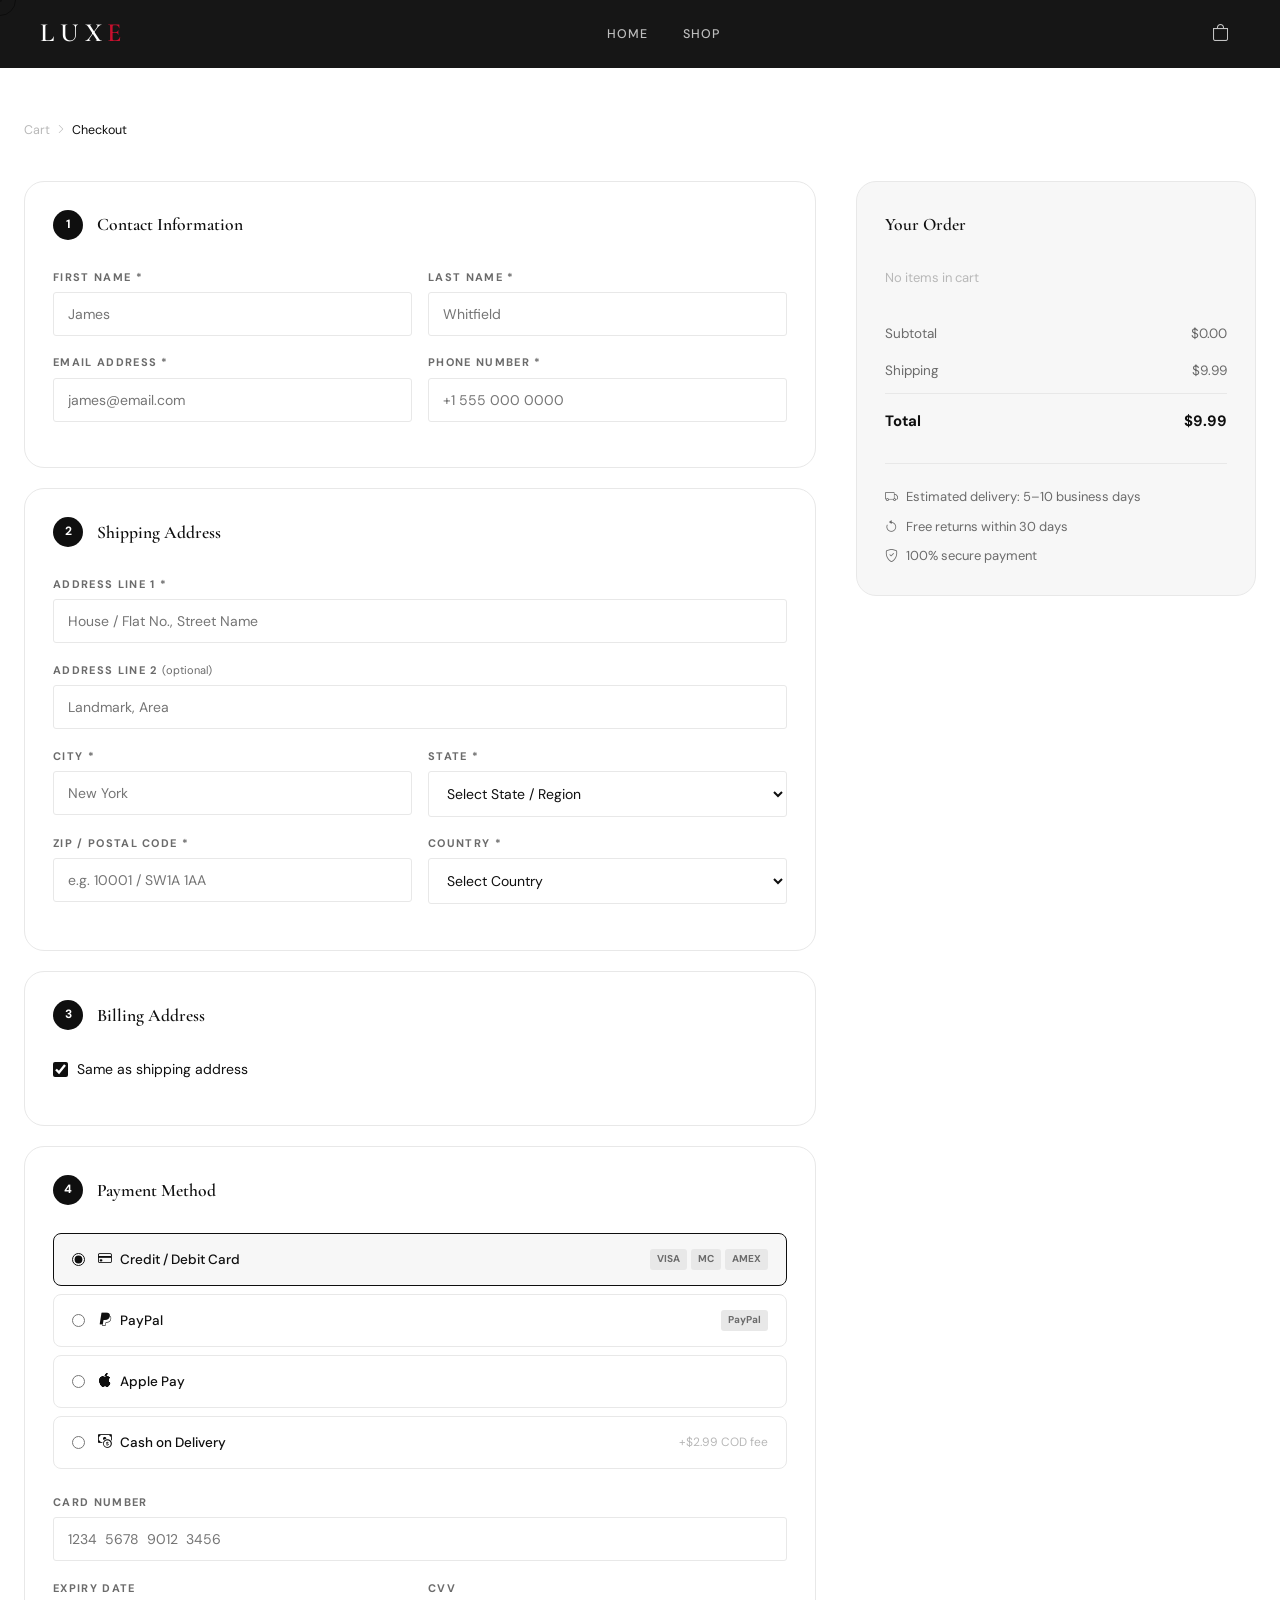
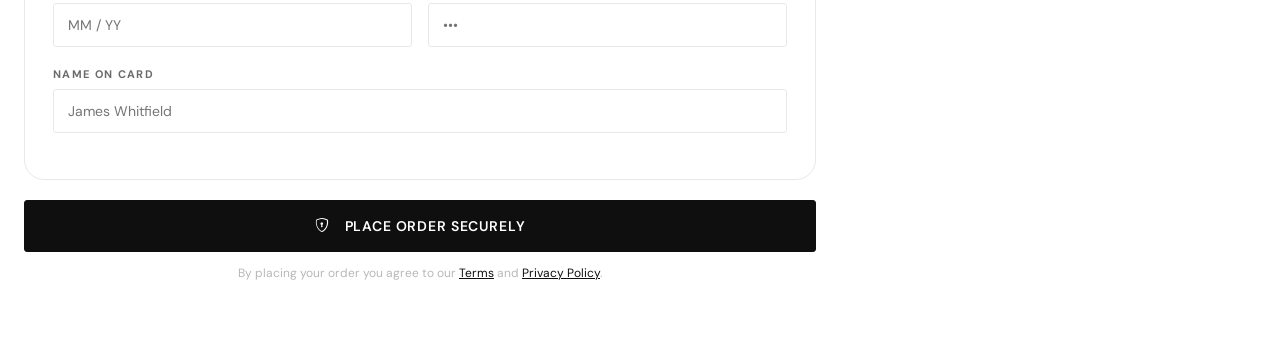
<file: E-Com Task/luxe-fashion/checkout.html>
﻿<!DOCTYPE html>
<html lang="en">
<head>
  <meta charset="UTF-8" />
  <meta name="viewport" content="width=device-width, initial-scale=1.0" />
  <title>Checkout — LUXE Fashion</title>
  <link rel="preconnect" href="https://fonts.googleapis.com" />
  <link rel="preconnect" href="https://fonts.gstatic.com" crossorigin />
  <link href="https://fonts.googleapis.com/css2?family=Cormorant+Garamond:ital,wght@0,400;0,500;0,600;0,700;1,400;1,500;1,600&family=DM+Sans:wght@300;400;500;600;700&display=swap" rel="stylesheet" />
  <link rel="stylesheet" href="https://cdn.jsdelivr.net/npm/bootstrap-icons@1.11.3/font/bootstrap-icons.min.css" />  <link rel="stylesheet" href="css/style.css" />
  <link rel="stylesheet" href="css/pages.css" />
</head>
<body>

<div id="page-loader"><div class="loader-logo">LUXE</div><div class="loader-bar"></div></div>

<nav id="luxe-navbar">
  <div class="nav-inner">
    <a href="index.html" class="nav-logo">LUX<span>E</span></a>
    <ul class="nav-links">
      <li><a href="index.html">Home</a></li>
      <li><a href="shop.html">Shop</a></li>
    </ul>
    <div class="nav-actions">
      <a href="cart.html" class="nav-icon-btn" aria-label="Cart">
        <i class="bi bi-bag"></i>
        <span class="cart-badge" style="display:none">0</span>
      </a>
    </div>
  </div>
</nav>

<section class="checkout-section">
  <div class="container-xl px-4">
    <nav style="font-size:12.5px;color:var(--mid-gray);margin-bottom:2.5rem;display:flex;align-items:center;gap:6px">
      <a href="cart.html" style="color:var(--mid-gray)">Cart</a>
      <i class="bi bi-chevron-right" style="font-size:10px"></i>
      <span style="color:var(--black)">Checkout</span>
    </nav>

    <div class="checkout-layout">
      <!-- Left: Forms -->
      <div>
        <!-- Contact -->
        <div class="checkout-form-section">
          <div class="checkout-step-header">
            <div class="step-num">1</div>
            <div class="step-title">Contact Information</div>
          </div>
          <div class="form-row">
            <div class="form-group">
              <label class="form-label">First Name *</label>
              <input type="text" class="form-control" id="first-name" placeholder="James" />
              <div class="form-error" id="err-first-name">Please enter your first name</div>
            </div>
            <div class="form-group">
              <label class="form-label">Last Name *</label>
              <input type="text" class="form-control" id="last-name" placeholder="Whitfield" />
              <div class="form-error" id="err-last-name">Please enter your last name</div>
            </div>
          </div>
          <div class="form-row">
            <div class="form-group">
              <label class="form-label">Email Address *</label>
              <input type="email" class="form-control" id="email" placeholder="james@email.com" />
              <div class="form-error" id="err-email">Please enter a valid email</div>
            </div>
            <div class="form-group">
              <label class="form-label">Phone Number *</label>
              <input type="tel" class="form-control" id="phone" placeholder="+1 555 000 0000" />
              <div class="form-error" id="err-phone">Please enter your phone number</div>
            </div>
          </div>
        </div>

        <!-- Shipping -->
        <div class="checkout-form-section">
          <div class="checkout-step-header">
            <div class="step-num">2</div>
            <div class="step-title">Shipping Address</div>
          </div>
          <div class="form-group">
            <label class="form-label">Address Line 1 *</label>
            <input type="text" class="form-control" id="address1" placeholder="House / Flat No., Street Name" />
            <div class="form-error" id="err-address1">Please enter your address</div>
          </div>
          <div class="form-group">
            <label class="form-label">Address Line 2 <span style="font-weight:400;text-transform:none;letter-spacing:0">(optional)</span></label>
            <input type="text" class="form-control" id="address2" placeholder="Landmark, Area" />
          </div>
          <div class="form-row">
            <div class="form-group">
              <label class="form-label">City *</label>
              <input type="text" class="form-control" id="city" placeholder="New York" />
              <div class="form-error" id="err-city">Please enter your city</div>
            </div>
            <div class="form-group">
              <label class="form-label">State *</label>
              <select class="form-control" id="state">
                <option value="">Select State / Region</option>
                <option>California</option>
                <option>New York</option>
                <option>Texas</option>
                <option>Florida</option>
                <option>London</option>
                <option>Manchester</option>
                <option>Dubai</option>
                <option>Abu Dhabi</option>
                <option>Toronto</option>
                <option>Sydney</option>
                <option>Other</option>
              </select>
              <div class="form-error" id="err-state">Please select your state</div>
            </div>
          </div>
          <div class="form-row">
            <div class="form-group">
              <label class="form-label">ZIP / Postal Code *</label>
              <input type="text" class="form-control" id="pincode" placeholder="e.g. 10001 / SW1A 1AA" maxlength="10" />
              <div class="form-error" id="err-pincode">Please enter a valid postal code</div>
            </div>
            <div class="form-group">
              <label class="form-label">Country *</label>
              <select class="form-control" id="country">
                <option value="">Select Country</option>
                <option>United States</option>
                <option>United Kingdom</option>
                <option>Canada</option>
                <option>Australia</option>
                <option>UAE</option>
                <option>Germany</option>
                <option>France</option>
                <option>Netherlands</option>
                <option>Sweden</option>
                <option>Pakistan</option>
                <option>Other</option>
              </select>
            </div>
          </div>
        </div>

        <!-- Billing -->
        <div class="checkout-form-section">
          <div class="checkout-step-header">
            <div class="step-num">3</div>
            <div class="step-title">Billing Address</div>
          </div>
          <label class="filter-option" style="margin-bottom:1rem;font-size:14px;color:var(--black)">
            <input type="checkbox" id="same-as-shipping" checked style="accent-color:var(--black)" />
            Same as shipping address
          </label>
          <div id="billing-form" style="display:none">
            <div class="form-group">
              <label class="form-label">Billing Address</label>
              <input type="text" class="form-control" placeholder="Enter billing address" />
            </div>
          </div>
        </div>

        <!-- Payment -->
        <div class="checkout-form-section">
          <div class="checkout-step-header">
            <div class="step-num">4</div>
            <div class="step-title">Payment Method</div>
          </div>
          <div class="payment-options">
            <label class="payment-option selected">
              <input type="radio" name="payment" value="card" checked />
              <span class="payment-option-label"><i class="bi bi-credit-card me-2"></i>Credit / Debit Card</span>
              <div class="payment-option-icons">
                <span class="pay-icon">VISA</span>
                <span class="pay-icon">MC</span>
                <span class="pay-icon">AMEX</span>
              </div>
            </label>
            <label class="payment-option">
              <input type="radio" name="payment" value="paypal" />
              <span class="payment-option-label"><i class="bi bi-paypal me-2"></i>PayPal</span>
              <div class="payment-option-icons"><span class="pay-icon">PayPal</span></div>
            </label>
            <label class="payment-option">
              <input type="radio" name="payment" value="applepay" />
              <span class="payment-option-label"><i class="bi bi-apple me-2"></i>Apple Pay</span>
            </label>
            <label class="payment-option">
              <input type="radio" name="payment" value="cod" />
              <span class="payment-option-label"><i class="bi bi-cash-coin me-2"></i>Cash on Delivery</span>
              <span style="font-size:12px;color:var(--mid-gray);margin-left:auto">+$2.99 COD fee</span>
            </label>
          </div>

          <div id="card-fields" style="margin-top:1.5rem">
            <div class="form-group">
              <label class="form-label">Card Number</label>
              <input type="text" class="form-control" placeholder="1234  5678  9012  3456" maxlength="19" id="card-number" />
            </div>
            <div class="form-row">
              <div class="form-group">
                <label class="form-label">Expiry Date</label>
                <input type="text" class="form-control" placeholder="MM / YY" maxlength="7" />
              </div>
              <div class="form-group">
                <label class="form-label">CVV</label>
                <input type="password" class="form-control" placeholder="•••" maxlength="4" />
              </div>
            </div>
            <div class="form-group">
              <label class="form-label">Name on Card</label>
              <input type="text" class="form-control" placeholder="James Whitfield" />
            </div>
          </div>
        </div>

        <button class="btn btn-dark btn-lg w-100" id="place-order-btn" style="border-radius:var(--r-sm)">
          <i class="bi bi-shield-lock me-2"></i> Place Order Securely
        </button>
        <p style="font-size:12px;color:var(--mid-gray);text-align:center;margin-top:0.75rem">
          By placing your order you agree to our
          <a href="#" style="color:var(--black);text-decoration:underline">Terms</a> and
          <a href="#" style="color:var(--black);text-decoration:underline">Privacy Policy</a>.
        </p>
      </div>

      <!-- Right: Order Summary -->
      <div class="order-summary-box">
        <div class="order-summary-title">Your Order</div>
        <div id="order-items"></div>
        <div style="margin-top:1.25rem">
          <div class="summary-row"><span>Subtotal</span><span id="order-subtotal">₹0</span></div>
          <div class="summary-row"><span>Shipping</span><span id="order-shipping">₹0</span></div>
          <div class="summary-row" id="order-discount-row" style="display:none;color:#5cb85c">
            <span>Discount</span><span id="order-discount">−₹0</span>
          </div>
          <div class="summary-row total"><span>Total</span><span id="order-total">₹0</span></div>
        </div>
        <div style="margin-top:1.4rem;padding-top:1.4rem;border-top:1px solid var(--light-gray)">
          <div style="display:flex;flex-direction:column;gap:8px;font-size:13px;color:var(--warm-gray)">
            <div><i class="bi bi-truck me-2" style="color:var(--gold)"></i>Estimated delivery: 5–10 business days</div>
            <div><i class="bi bi-arrow-counterclockwise me-2" style="color:var(--gold)"></i>Free returns within 30 days</div>
            <div><i class="bi bi-shield-check me-2" style="color:var(--gold)"></i>100% secure payment</div>
          </div>
        </div>
      </div>
    </div>
  </div>
</section>

<!-- Order Success Modal -->
<div id="order-success-modal" style="display:none;position:fixed;inset:0;background:rgba(0,0,0,0.6);z-index:9999;align-items:center;justify-content:center;backdrop-filter:blur(4px)">
  <div style="background:var(--white);border-radius:var(--r-xl);padding:2.75rem 2.5rem;max-width:460px;width:90%;text-align:center;animation:fadeSlideIn 0.45s var(--ease-out)">
    <div style="width:68px;height:68px;background:#f0fdf4;border-radius:50%;display:flex;align-items:center;justify-content:center;margin:0 auto 1.4rem;font-size:1.8rem;color:#16a34a">
      <i class="bi bi-check-lg"></i>
    </div>
    <h2 style="font-family:var(--font-display);font-size:1.75rem;font-weight:600;margin-bottom:0.6rem">Order Placed!</h2>
    <p style="color:var(--warm-gray);font-size:14px;margin-bottom:0.4rem">Thank you for shopping with LUXE.</p>
    <p style="color:var(--warm-gray);font-size:13.5px;margin-bottom:2rem">Your order <strong id="order-id-display" style="color:var(--black)">#LX-00001</strong> is confirmed. You'll receive a confirmation email shortly.</p>
    <div style="display:flex;gap:0.75rem;justify-content:center;flex-wrap:wrap">
      <a href="dashboard.html" class="btn btn-dark">Track Order</a>
      <a href="shop.html" class="btn btn-outline-dark">Continue Shopping</a>
    </div>
  </div>
</div><script src="js/products.js"></script>
<script src="js/cart.js"></script>
<script src="js/main.js"></script>
<script>
function renderOrderSummary() {
  const cart = getCart();
  const coupon = getAppliedCoupon();
  const subtotal = getCartTotal();
  const shipping = subtotal >= 100 ? 0 : 9.99;
  const discountAmt = coupon ? parseFloat((subtotal * coupon.discount / 100).toFixed(2)) : 0;
  const total = parseFloat((subtotal - discountAmt + shipping).toFixed(2));

  document.getElementById('order-items').innerHTML = cart.length
    ? cart.map(item => `
      <div class="order-item">
        <div class="order-item-img">
          <img src="${item.image}" alt="${item.name}" loading="lazy" />
          <span class="order-item-qty-badge">${item.quantity}</span>
        </div>
        <div>
          <div class="order-item-name">${item.name}</div>
          <div class="order-item-size">Size: ${item.size}</div>
        </div>
        <div class="order-item-price">${formatPrice(item.price * item.quantity)}</div>
      </div>`).join('')
    : '<p style="color:var(--mid-gray);font-size:13px;padding:0.5rem 0">No items in cart</p>';

  document.getElementById('order-subtotal').textContent = formatPrice(subtotal);
  document.getElementById('order-shipping').textContent = shipping === 0 ? 'FREE' : formatPrice(shipping);
  document.getElementById('order-total').textContent = formatPrice(total);
  if (coupon) {
    document.getElementById('order-discount-row').style.display = 'flex';
    document.getElementById('order-discount').textContent = '−' + formatPrice(discountAmt);
  }
}
renderOrderSummary();

// Billing toggle
document.getElementById('same-as-shipping').addEventListener('change', function() {
  document.getElementById('billing-form').style.display = this.checked ? 'none' : 'block';
});

// Payment option
document.querySelectorAll('.payment-option').forEach(opt => {
  opt.addEventListener('click', () => {
    document.querySelectorAll('.payment-option').forEach(o => o.classList.remove('selected'));
    opt.classList.add('selected');
    document.getElementById('card-fields').style.display =
      opt.querySelector('input').value === 'card' ? 'block' : 'none';
  });
});

// Card number formatting
document.getElementById('card-number')?.addEventListener('input', function() {
  let v = this.value.replace(/\D/g,'').substring(0,16);
  this.value = v.replace(/(.{4})/g,'$1 ').trim();
});

// Validation
function validateField(id, errId, fn) {
  const el = document.getElementById(id);
  const err = document.getElementById(errId);
  if (!el || !err) return true;
  const ok = fn(el.value);
  el.classList.toggle('error', !ok);
  err.classList.toggle('show', !ok);
  return ok;
}

document.getElementById('place-order-btn').addEventListener('click', () => {
  const valid = [
    validateField('first-name','err-first-name', v => v.trim().length > 0),
    validateField('last-name', 'err-last-name',  v => v.trim().length > 0),
    validateField('email',     'err-email',       v => /^[^\s@]+@[^\s@]+\.[^\s@]+$/.test(v)),
    validateField('phone',     'err-phone',       v => v.trim().length >= 10),
    validateField('address1',  'err-address1',    v => v.trim().length > 0),
    validateField('city',      'err-city',        v => v.trim().length > 0),
    validateField('state',     'err-state',       v => v !== ''),
    validateField('pincode',   'err-pincode',     v => /^\d{6}$/.test(v)),
  ].every(Boolean);

  if (!valid) { showToast('Please fill all required fields', 'error'); return; }

  const orderId = '#LX-' + String(Math.floor(Math.random() * 90000) + 10000);
  document.getElementById('order-id-display').textContent = orderId;
  const modal = document.getElementById('order-success-modal');
  modal.style.display = 'flex';
  clearCart();
  removeCoupon();
});

// Close modal on backdrop click
document.getElementById('order-success-modal').addEventListener('click', function(e) {
  if (e.target === this) this.style.display = 'none';
});
</script>
</body>
</html>
</file>
<file: E-Com Task/luxe-fashion/css/style.css>
﻿/* ============================================================
   LUXE v3 — Global Styles
   Fonts: Cormorant Garamond + DM Sans
   Colors: Black & White + Red accent
   ============================================================ */

:root {
  --black:      #0f0f0f;
  --white:      #ffffff;
  --off-white:  #f7f7f7;
  --warm-gray:  #6b6b6b;
  --mid-gray:   #b8b8b8;
  --light-gray: #e8e8e8;
  --red:        #c8102e;
  --red-hover:  #a50d25;

  --font-display: 'Cormorant Garamond', Georgia, serif;
  --font-body:    'DM Sans', -apple-system, sans-serif;

  --ease:     cubic-bezier(0.25, 0.46, 0.45, 0.94);
  --ease-out: cubic-bezier(0.16, 1, 0.3, 1);
  --t-med:    0.3s var(--ease);
  --t-fast:   0.18s ease;

  --shadow-sm: 0 2px 12px rgba(0,0,0,0.07);
  --shadow-md: 0 6px 28px rgba(0,0,0,0.10);
  --shadow-lg: 0 16px 56px rgba(0,0,0,0.14);
  --shadow-xl: 0 32px 80px rgba(0,0,0,0.18);

  --r-sm:   3px;
  --r-md:   8px;
  --r-lg:   14px;
  --r-xl:   20px;
  --r-full: 999px;
}

/* ── Reset ── */
*, *::before, *::after { box-sizing: border-box; margin: 0; padding: 0; }
html { scroll-behavior: smooth; -webkit-text-size-adjust: 100%; }
body {
  font-family: var(--font-body);
  font-size: 15px;
  background: var(--white);
  color: var(--black);
  line-height: 1.65;
  overflow-x: hidden;
  -webkit-font-smoothing: antialiased;
}
img { max-width: 100%; height: auto; display: block; }
a { text-decoration: none; color: inherit; }
ul { list-style: none; }
button { cursor: pointer; border: none; background: none; font-family: inherit; }
input, select, textarea { font-family: inherit; }
p { margin-bottom: 0; }
h1,h2,h3,h4,h5,h6 { margin-bottom: 0; }

/* ── Typography ── */
h1,h2,h3,h4 { font-family: var(--font-display); font-weight: 600; line-height: 1.12; }

.label {
  display: block;
  font-size: 11px;
  font-weight: 600;
  letter-spacing: 0.18em;
  text-transform: uppercase;
  color: var(--red);
  margin-bottom: 0.35rem;
}

.section-title {
  font-family: var(--font-display);
  font-size: clamp(2rem, 3.8vw, 3.2rem);
  font-weight: 600;
  line-height: 1.1;
  color: var(--black);
}

.section-subtitle {
  font-size: 0.95rem;
  color: var(--warm-gray);
  max-width: 480px;
  margin-top: 0.6rem;
  line-height: 1.7;
}

/* ── Buttons ── */
.btn {
  display: inline-flex;
  align-items: center;
  justify-content: center;
  gap: 0.45rem;
  padding: 0.78rem 1.9rem;
  font-family: var(--font-body);
  font-size: 13px;
  font-weight: 600;
  letter-spacing: 0.06em;
  text-transform: uppercase;
  border-radius: var(--r-sm);
  transition: background var(--t-fast), color var(--t-fast), border-color var(--t-fast), transform var(--t-fast), box-shadow var(--t-fast);
  white-space: nowrap;
  cursor: pointer;
  border: 1.5px solid transparent;
  text-decoration: none;
}
.btn-dark { background: var(--black); color: var(--white); border-color: var(--black); }
.btn-dark:hover { background: #2a2a28; transform: translateY(-1px); box-shadow: 0 6px 20px rgba(0,0,0,0.22); color: var(--white); }
.btn-light { background: var(--white); color: var(--black); border-color: var(--white); }
.btn-light:hover { background: var(--off-white); color: var(--black); }
.btn-outline-white { background: transparent; color: var(--white); border-color: rgba(255,255,255,0.5); }
.btn-outline-white:hover { background: var(--white); color: var(--black); border-color: var(--white); }
.btn-outline-dark { background: transparent; color: var(--black); border-color: var(--black); }
.btn-outline-dark:hover { background: var(--black); color: var(--white); }
.btn-gold, .btn-red-accent { background: var(--red); color: var(--white); border-color: var(--red); }
.btn-gold:hover, .btn-red-accent:hover { background: var(--red-hover); border-color: var(--red-hover); transform: translateY(-1px); color: var(--white); }
.btn-sm { padding: 0.55rem 1.2rem; font-size: 12px; }
.btn-lg { padding: 1rem 2.4rem; font-size: 14px; }

/* ── Page Loader ── */
#page-loader {
  position: fixed; inset: 0;
  background: var(--black);
  z-index: 9999;
  display: flex; align-items: center; justify-content: center;
  flex-direction: column; gap: 2rem;
  transition: opacity 0.55s ease, visibility 0.55s ease;
}
#page-loader.fade-out { opacity: 0; visibility: hidden; }
.loader-logo { font-family: var(--font-display); font-size: 2.2rem; font-weight: 600; color: var(--white); letter-spacing: 0.35em; }
.loader-bar { width: 100px; height: 1px; background: rgba(255,255,255,0.12); position: relative; overflow: hidden; }
.loader-bar::after { content: ''; position: absolute; left: -100%; top: 0; width: 100%; height: 100%; background: var(--red); animation: loaderSlide 1.1s ease infinite; }
@keyframes loaderSlide { 0%{left:-100%} 100%{left:100%} }

/* ── Custom Cursor ── */
.luxe-cursor { width: 32px; height: 32px; border: 1.5px solid rgba(15,15,15,0.5); border-radius: 50%; position: fixed; top: -16px; left: -16px; pointer-events: none; z-index: 9998; transition: width 0.25s, height 0.25s, border-color 0.25s; mix-blend-mode: multiply; }
.luxe-cursor-dot { width: 4px; height: 4px; background: var(--black); border-radius: 50%; position: fixed; top: -2px; left: -2px; pointer-events: none; z-index: 9998; }
.luxe-cursor.hover { width: 52px; height: 52px; border-color: var(--red); background: rgba(200,16,46,0.07); }

/* ── Announcement Bar ── */
.announcement-bar {
  position: relative;
  z-index: 800;
  background: var(--black);
  color: rgba(255,255,255,0.65);
  text-align: center;
  padding: 9px 1rem;
  font-size: 11.5px;
  letter-spacing: 0.12em;
  text-transform: uppercase;
  font-weight: 500;
}
.announcement-bar strong { color: var(--red); font-weight: 600; }

/* ── Navbar ── */
#luxe-navbar {
  position: fixed;
  top: 0;
  left: 0;
  right: 0;
  z-index: 1000;
  background: rgba(15,15,15,0.97);
  backdrop-filter: blur(18px);
  -webkit-backdrop-filter: blur(18px);
  transition: background var(--t-med), box-shadow var(--t-med);
}
#luxe-navbar.scrolled {
  box-shadow: 0 1px 0 rgba(255,255,255,0.06);
}
/* Homepage: transparent navbar over hero */
body.has-hero #luxe-navbar:not(.scrolled) {
  background: transparent;
  backdrop-filter: none;
  -webkit-backdrop-filter: none;
}

/* Pages need top padding to clear fixed navbar (68px) */
body:not(.has-hero) .announcement-bar { margin-top: 68px; }
body.has-hero .announcement-bar { margin-top: 0; }
.nav-inner {
  display: flex; align-items: center; justify-content: space-between;
  padding: 0 2.5rem; height: 68px;
  max-width: 1440px; margin: 0 auto;
}
.nav-logo { font-family: var(--font-display); font-size: 1.65rem; font-weight: 600; color: var(--white); letter-spacing: 0.22em; text-transform: uppercase; flex-shrink: 0; }
.nav-logo span { color: var(--red); }
.nav-links { display: flex; align-items: center; gap: 0; list-style: none; }
.nav-links a { display: block; padding: 0 1.1rem; font-size: 12.5px; font-weight: 500; letter-spacing: 0.08em; text-transform: uppercase; color: rgba(255,255,255,0.72); position: relative; transition: color var(--t-fast); line-height: 68px; }
.nav-links a::after { content: ''; position: absolute; bottom: 0; left: 1.1rem; right: 1.1rem; height: 1.5px; background: var(--red); transform: scaleX(0); transform-origin: left; transition: transform var(--t-med); }
.nav-links a:hover { color: var(--white); }
.nav-links a:hover::after { transform: scaleX(1); }
.nav-links a.active { color: var(--white); }
.nav-links a.active::after { transform: scaleX(1); }
.nav-actions { display: flex; align-items: center; gap: 0.25rem; flex-shrink: 0; }
.nav-icon-btn { position: relative; width: 40px; height: 40px; display: flex; align-items: center; justify-content: center; color: rgba(255,255,255,0.75); font-size: 1.05rem; border-radius: var(--r-md); transition: color var(--t-fast), background var(--t-fast); }
.nav-icon-btn:hover { color: var(--white); background: rgba(255,255,255,0.07); }
.cart-badge, .wishlist-badge { position: absolute; top: 5px; right: 5px; width: 16px; height: 16px; background: var(--red); color: var(--white); font-size: 9px; font-weight: 700; border-radius: 50%; display: flex; align-items: center; justify-content: center; line-height: 1; }

/* ── Search Overlay ── */
#search-overlay { position: fixed; inset: 0; background: rgba(15,15,15,0.97); z-index: 2000; display: flex; flex-direction: column; align-items: center; justify-content: center; opacity: 0; visibility: hidden; transition: opacity var(--t-med), visibility var(--t-med); }
#search-overlay.active { opacity: 1; visibility: visible; }
.search-inner { width: 100%; max-width: 640px; padding: 0 1.5rem; }
.search-label { font-size: 11px; letter-spacing: 0.2em; text-transform: uppercase; color: var(--warm-gray); margin-bottom: 1.5rem; display: block; }
.search-input-wrap { display: flex; align-items: center; border-bottom: 1px solid rgba(255,255,255,0.15); padding-bottom: 1rem; gap: 1rem; }
#search-input { flex: 1; background: none; border: none; outline: none; font-family: var(--font-display); font-size: 2.2rem; color: var(--white); font-weight: 400; }
#search-input::placeholder { color: rgba(255,255,255,0.18); }
#search-results { margin-top: 1.75rem; }
.search-result-item { display: flex; align-items: center; gap: 1rem; padding: 0.7rem 0; border-bottom: 1px solid rgba(255,255,255,0.05); transition: padding-left var(--t-fast); }
.search-result-item:hover { padding-left: 0.4rem; }
.search-result-item img { width: 52px; height: 52px; object-fit: cover; border-radius: var(--r-sm); }
.search-result-name { color: var(--white); font-size: 0.9rem; font-weight: 500; }
.search-result-price { color: var(--red); font-size: 0.82rem; margin-top: 0.15rem; }
.search-no-result { color: var(--warm-gray); font-size: 0.88rem; }
#search-close { position: absolute; top: 1.75rem; right: 2rem; color: rgba(255,255,255,0.5); font-size: 1.3rem; transition: color var(--t-fast); width: 40px; height: 40px; display: flex; align-items: center; justify-content: center; }
#search-close:hover { color: var(--white); }

/* ── Mobile Menu ── */
#mobile-menu { position: fixed; top: 0; right: -100%; width: min(340px, 100vw); height: 100vh; background: var(--black); z-index: 1500; transition: right 0.45s cubic-bezier(0.77,0,0.175,1); overflow-y: auto; display: flex; flex-direction: column; }
#mobile-menu.open { right: 0; }
.mobile-menu-header { display: flex; align-items: center; justify-content: space-between; padding: 1.25rem 1.5rem; border-bottom: 1px solid rgba(255,255,255,0.06); }
.mobile-menu-logo { font-family: var(--font-display); font-size: 1.4rem; font-weight: 600; color: var(--white); letter-spacing: 0.2em; }
.mobile-menu-logo span { color: var(--red); }
.mobile-menu-close { color: rgba(255,255,255,0.6); font-size: 1.2rem; width: 36px; height: 36px; display: flex; align-items: center; justify-content: center; border-radius: var(--r-md); transition: color var(--t-fast), background var(--t-fast); }
.mobile-menu-close:hover { color: var(--white); background: rgba(255,255,255,0.07); }
.mobile-menu-links { display: flex; flex-direction: column; padding: 1rem 0; flex: 1; }
.mobile-menu-links a { font-family: var(--font-display); font-size: 1.55rem; font-weight: 500; color: rgba(255,255,255,0.8); padding: 0.65rem 1.5rem; transition: color var(--t-fast), padding-left var(--t-fast); border-bottom: 1px solid rgba(255,255,255,0.04); }
.mobile-menu-links a:hover { color: var(--white); padding-left: 2rem; }
.mobile-menu-footer { padding: 1.5rem; border-top: 1px solid rgba(255,255,255,0.06); }
.menu-overlay { position: fixed; inset: 0; background: rgba(0,0,0,0.55); z-index: 1400; opacity: 0; visibility: hidden; transition: opacity var(--t-med), visibility var(--t-med); backdrop-filter: blur(2px); }
.menu-overlay.active { opacity: 1; visibility: visible; }

/* ── Scroll Animations ── */
.reveal { opacity: 0; transform: translateY(28px); transition: opacity 0.65s var(--ease-out), transform 0.65s var(--ease-out); }
.reveal.animate-in { opacity: 1; transform: translateY(0); }
.reveal-left { opacity: 0; transform: translateX(-28px); transition: opacity 0.65s var(--ease-out), transform 0.65s var(--ease-out); }
.reveal-left.animate-in { opacity: 1; transform: translateX(0); }
.reveal-right { opacity: 0; transform: translateX(28px); transition: opacity 0.65s var(--ease-out), transform 0.65s var(--ease-out); }
.reveal-right.animate-in { opacity: 1; transform: translateX(0); }
.reveal-delay-1 { transition-delay: 0.08s; }
.reveal-delay-2 { transition-delay: 0.16s; }
.reveal-delay-3 { transition-delay: 0.24s; }
.reveal-delay-4 { transition-delay: 0.32s; }

/* ── Toast ── */
.luxe-toast { position: fixed; bottom: 1.75rem; left: 50%; transform: translateX(-50%) translateY(80px); background: var(--black); color: var(--white); padding: 0.85rem 1.5rem; border-radius: var(--r-full); font-size: 13.5px; font-weight: 500; display: flex; align-items: center; gap: 0.65rem; z-index: 9999; box-shadow: var(--shadow-xl); transition: transform 0.4s cubic-bezier(0.34,1.56,0.64,1); white-space: nowrap; border: 1px solid rgba(255,255,255,0.08); }
.luxe-toast.show { transform: translateX(-50%) translateY(0); }
.luxe-toast--success .toast-icon { color: #5cb85c; }
.luxe-toast--info .toast-icon { color: var(--red); }
.luxe-toast--error .toast-icon { color: var(--red); }

/* ── Product Card ── */
.product-card { position: relative; background: var(--white); border-radius: var(--r-lg); overflow: hidden; transition: transform var(--t-med), box-shadow var(--t-med); }
.product-card:hover { transform: translateY(-6px); box-shadow: var(--shadow-lg); }
.product-card-img { position: relative; overflow: hidden; aspect-ratio: 3/4; background: var(--off-white); }
.product-card-img img { position: absolute; inset: 0; width: 100%; height: 100%; object-fit: cover; transition: transform 0.7s var(--ease), opacity 0.4s ease; }
.product-card-img .img-hover { position: absolute; inset: 0; width: 100%; height: 100%; object-fit: cover; opacity: 0; transition: opacity 0.5s ease; }
.product-card:hover .img-hover { opacity: 1; }
.product-card:hover .img-primary { opacity: 0; }
.product-card:hover .product-card-img img { transform: scale(1.04); }
.product-badge { position: absolute; top: 12px; left: 12px; background: var(--black); color: var(--white); font-size: 10px; font-weight: 700; letter-spacing: 0.1em; text-transform: uppercase; padding: 4px 10px; border-radius: var(--r-sm); z-index: 2; }
.product-badge.badge-gold, .product-badge.badge-red { background: var(--red); }
.product-actions { position: absolute; top: 12px; right: 12px; display: flex; flex-direction: column; gap: 6px; z-index: 2; opacity: 0; transform: translateX(8px); transition: opacity var(--t-med), transform var(--t-med); }
.product-card:hover .product-actions { opacity: 1; transform: translateX(0); }
.product-action-btn { width: 36px; height: 36px; background: var(--white); border-radius: 50%; display: flex; align-items: center; justify-content: center; font-size: 0.85rem; color: var(--black); box-shadow: var(--shadow-sm); transition: background var(--t-fast), color var(--t-fast), transform var(--t-fast); }
.product-action-btn:hover { background: var(--black); color: var(--white); transform: scale(1.08); }
.product-action-btn.active { background: var(--red); color: var(--white); }
.product-quick-add { position: absolute; bottom: 0; left: 0; right: 0; background: var(--black); color: var(--white); text-align: center; padding: 0.8rem; font-size: 11.5px; font-weight: 600; letter-spacing: 0.1em; text-transform: uppercase; transform: translateY(100%); transition: transform var(--t-med); }
.product-card:hover .product-quick-add { transform: translateY(0); }
.product-info { padding: 1rem 0.1rem 0.4rem; }
.product-name { font-size: 14px; font-weight: 500; color: var(--black); margin-bottom: 0.3rem; white-space: nowrap; overflow: hidden; text-overflow: ellipsis; line-height: 1.4; }
.product-price-wrap { display: flex; align-items: center; gap: 0.5rem; flex-wrap: wrap; }
.product-price { font-size: 15px; font-weight: 700; color: var(--black); }
.product-original-price { font-size: 12.5px; color: var(--mid-gray); text-decoration: line-through; }
.product-discount { font-size: 11px; font-weight: 700; color: var(--red); background: #fdf0f0; padding: 2px 6px; border-radius: var(--r-sm); }
.product-rating { display: flex; align-items: center; gap: 4px; margin-top: 5px; font-size: 12px; color: var(--warm-gray); }
.product-rating .bi-star-fill, .product-rating .bi-star-half { color: var(--red); font-size: 11px; }

/* ── Section Spacing ── */
.section-pad    { padding: 5rem 0; }
.section-pad-sm { padding: 3rem 0; }
.divider-line { width: 40px; height: 1.5px; background: var(--red); margin: 0.9rem 0; }
.tag-pill { display: inline-block; padding: 0.35rem 1rem; border: 1px solid var(--mid-gray); border-radius: var(--r-full); font-size: 12px; font-weight: 500; color: var(--warm-gray); transition: background var(--t-fast), color var(--t-fast), border-color var(--t-fast); cursor: pointer; }
.tag-pill:hover, .tag-pill.active { background: var(--black); color: var(--white); border-color: var(--black); }

/* ── Footer ── */
.luxe-footer { background: #0f0f0f; color: rgba(255,255,255,0.55); padding: 5rem 0 2rem; }
.footer-logo { font-family: var(--font-display); font-size: 1.75rem; font-weight: 600; color: var(--white); letter-spacing: 0.22em; margin-bottom: 0.75rem; }
.footer-logo span { color: var(--red); }
.footer-tagline { font-size: 12.5px; color: rgba(255,255,255,0.3); letter-spacing: 0.08em; margin-bottom: 1.25rem; }
.footer-heading { font-size: 11px; font-weight: 700; letter-spacing: 0.18em; text-transform: uppercase; color: rgba(255,255,255,0.85); margin-bottom: 1.1rem; }
.footer-links { display: flex; flex-direction: column; gap: 0.55rem; }
.footer-links a { font-size: 13.5px; color: rgba(255,255,255,0.42); transition: color var(--t-fast); }
.footer-links a:hover { color: var(--red); }
.footer-social { display: flex; gap: 0.6rem; margin-top: 1.25rem; }
.social-btn { width: 38px; height: 38px; border: 1px solid rgba(255,255,255,0.1); border-radius: 50%; display: flex; align-items: center; justify-content: center; color: rgba(255,255,255,0.45); font-size: 0.85rem; transition: border-color var(--t-fast), color var(--t-fast), transform var(--t-fast); }
.social-btn:hover { border-color: var(--red); color: var(--red); transform: translateY(-2px); }
.footer-divider { border-color: rgba(255,255,255,0.06); margin: 2.5rem 0 1.5rem; }
.footer-bottom { display: flex; align-items: center; justify-content: space-between; flex-wrap: wrap; gap: 0.75rem; font-size: 12px; color: rgba(255,255,255,0.25); }
.payment-icons { display: flex; gap: 0.4rem; align-items: center; }
.payment-icon { background: rgba(255,255,255,0.06); border: 1px solid rgba(255,255,255,0.08); border-radius: var(--r-sm); padding: 3px 8px; font-size: 10px; font-weight: 700; color: rgba(255,255,255,0.4); }

/* ── Footer Grid (no Bootstrap needed) ── */
.footer-grid {
  display: grid;
  grid-template-columns: 2fr 1fr 1fr 1.5fr;
  gap: 2.5rem;
}
.footer-col { /* plain wrapper, no extra styles needed */ }
@media (max-width: 991px) {
  .footer-grid { grid-template-columns: 1fr 1fr; gap: 2rem; }
  .footer-grid > .footer-col:first-child { grid-column: 1 / -1; }
}
@media (max-width: 575px) {
  .footer-grid { grid-template-columns: 1fr 1fr; gap: 1.5rem; }
  .footer-grid > .footer-col:first-child { grid-column: 1 / -1; }
}

/* ── Utilities ── */
.bg-black     { background: var(--black); }
.bg-off-white { background: var(--off-white); }
.text-center  { text-align: center; }
.overflow-hidden { overflow: hidden; }
.w-100 { width: 100%; }
.d-flex { display: flex; }
.align-items-center { align-items: center; }
.align-items-end { align-items: flex-end; }
.justify-content-between { justify-content: space-between; }
.justify-content-center { justify-content: center; }
.flex-wrap { flex-wrap: wrap; }
.gap-2 { gap: 0.5rem; }
.gap-3 { gap: 1rem; }
.ms-auto { margin-left: auto; }
.me-1 { margin-right: 0.25rem; }
.me-2 { margin-right: 0.5rem; }
.mt-1 { margin-top: 0.25rem; }
.mt-2 { margin-top: 0.5rem; }
.mt-3 { margin-top: 1rem; }
.mt-4 { margin-top: 1.5rem; }
.mb-0 { margin-bottom: 0; }
.mb-3 { margin-bottom: 1rem; }
.mb-4 { margin-bottom: 1.5rem; }
.mb-5 { margin-bottom: 3rem; }
.px-4 { padding-left: 1.5rem; padding-right: 1.5rem; }

/* Desktop-only button */
.desktop-only-btn { display: none; }
@media (min-width: 768px) { .desktop-only-btn { display: inline-flex; } }

/* Hamburger — hide on desktop, show on mobile */
.d-lg-none { display: flex; }
@media (min-width: 992px) { .d-lg-none { display: none !important; } }

/* ── Layout ── */
.container-xl { width: 100%; max-width: 1380px; margin: 0 auto; }

/* Hero page: hero fills full viewport, navbar overlays it */
body.has-hero .hero-section { height: 100vh; min-height: 640px; }

/* Non-hero pages: content starts below fixed navbar (68px) */
.shop-hero          { padding-top: 5rem; padding-bottom: 3rem; }
.product-detail-section { padding-top: 5.5rem; }
.cart-section       { padding-top: 5.5rem; min-height: 80vh; }
.checkout-section   { padding-top: 5.5rem; }
.dashboard-section  { padding-top: 5.5rem; }

/* Sticky sidebar/summary */
.cart-summary, .order-summary-box { position: sticky; top: 80px; }
.filter-sidebar     { position: sticky; top: 80px; }
.product-gallery    { position: sticky; top: 80px; }
.dashboard-sidebar  { position: sticky; top: 80px; }

/* ── Responsive ── */
@media (max-width: 991px) {
  .nav-links { display: none !important; }
  .luxe-cursor, .luxe-cursor-dot { display: none; }
  .nav-inner { padding: 0 1.25rem; height: 60px; }
  .shop-hero { padding-top: 4.5rem; }
  .product-detail-section, .cart-section, .checkout-section, .dashboard-section { padding-top: 4.5rem; }
  .cart-summary, .order-summary-box { position: static; }
  .filter-sidebar { position: fixed; top: 0; }
  .product-gallery, .dashboard-sidebar { position: static; }
}
@media (max-width: 767px) {
  .announcement-bar { font-size: 10.5px; padding: 7px 1rem; }
  .section-pad { padding: 3.5rem 0; }
  .section-pad-sm { padding: 2.5rem 0; }
  .luxe-footer { padding: 3.5rem 0 1.5rem; }
  .footer-bottom { flex-direction: column; align-items: flex-start; gap: 0.5rem; }
}
@media (max-width: 575px) {
  .shop-hero, .product-detail-section, .cart-section, .checkout-section, .dashboard-section { padding-top: 4rem; }
  .section-pad { padding: 3rem 0; }
  .section-title { font-size: 1.85rem; }
}
@media (max-width: 480px) {
  .hero-content { padding-left: 1.25rem; padding-right: 1.25rem; padding-bottom: 7vh; }
  .hero-title { font-size: 2.2rem; }
  .section-title { font-size: 1.65rem; }
  .btn { padding: 0.72rem 1.4rem; font-size: 12px; }
}
@media (max-width: 400px) {
  .cart-item { grid-template-columns: 72px 1fr; gap: 0.85rem; }
  .cart-item-img { width: 72px; height: 88px; }
}

/* ============================================================
   LUXE — Scroll To Top Button
   ============================================================ */
#scroll-top {
  position: fixed;
  bottom: 2rem;
  right: 2rem;
  width: 44px;
  height: 44px;
  background: var(--black);
  color: var(--white);
  border: none;
  border-radius: 50%;
  display: flex;
  align-items: center;
  justify-content: center;
  font-size: 1rem;
  cursor: pointer;
  z-index: 800;
  opacity: 0;
  visibility: hidden;
  transform: translateY(12px);
  transition: opacity 0.3s ease, visibility 0.3s ease, transform 0.3s ease, background 0.15s ease;
  box-shadow: 0 4px 20px rgba(0,0,0,0.2);
}
#scroll-top.visible {
  opacity: 1;
  visibility: visible;
  transform: translateY(0);
}
#scroll-top:hover {
  background: var(--red);
  transform: translateY(-3px);
  box-shadow: 0 8px 24px rgba(200,16,46,0.3);
}

/* ============================================================
   LUXE — Page Transition Overlay
   ============================================================ */
#page-transition {
  position: fixed;
  inset: 0;
  background: var(--black);
  z-index: 9998;
  pointer-events: none;
  opacity: 0;
  transition: opacity 0.35s ease;
}
#page-transition.fade-in  { opacity: 1; pointer-events: all; }
#page-transition.fade-out { opacity: 0; }
</file>
<file: E-Com Task/luxe-fashion/css/pages.css>
﻿/* ============================================================
   LUXE v2 — Homepage
   ============================================================ */

/* Hero */
.hero-section {
  position: relative;
  height: 100vh;
  min-height: 620px;
  overflow: hidden;
  background: var(--black);
}
.hero-slide {
  position: absolute;
  inset: 0;
  opacity: 0;
  transition: opacity 1.4s ease;
}
.hero-slide.active { opacity: 1; }
.hero-slide img {
  width: 100%; height: 100%;
  object-fit: cover;
  transform: scale(1.04);
  transition: transform 7s ease;
}
.hero-slide.active img { transform: scale(1); }
.hero-overlay {
  position: absolute;
  inset: 0;
  background: linear-gradient(105deg, rgba(0,0,0,0.72) 0%, rgba(0,0,0,0.28) 55%, rgba(0,0,0,0.05) 100%);
}

.hero-content {
  position: absolute;
  inset: 0;
  display: flex;
  align-items: flex-end;
  padding-bottom: 9vh;
  padding-left: clamp(1.5rem, 6vw, 6rem);
  padding-right: 2rem;
}
.hero-text { max-width: 580px; }

.hero-eyebrow {
  display: flex;
  align-items: center;
  gap: 0.75rem;
  font-size: 11px;
  font-weight: 600;
  letter-spacing: 0.28em;
  text-transform: uppercase;
  color: var(--red);
  margin-bottom: 1.1rem;
}
.hero-eyebrow::before {
  content: '';
  width: 28px; height: 1px;
  background: var(--red);
  flex-shrink: 0;
}

.hero-title {
  font-family: var(--font-display);
  font-size: clamp(3rem, 6.5vw, 5.8rem);
  font-weight: 500;
  color: var(--white);
  line-height: 1.04;
  margin-bottom: 1.25rem;
  letter-spacing: -0.01em;
}
.hero-title em { font-style: italic; color: var(--red); }

.hero-subtitle {
  font-size: 1rem;
  color: rgba(255,255,255,0.62);
  margin-bottom: 2.25rem;
  max-width: 380px;
  line-height: 1.75;
}

.hero-cta { display: flex; gap: 0.75rem; flex-wrap: wrap; }

/* Hero nav */
.hero-nav {
  position: absolute;
  bottom: 2.5rem;
  right: clamp(1.5rem, 4vw, 4rem);
  display: flex;
  align-items: center;
  gap: 1rem;
  z-index: 10;
}
.hero-dots { display: flex; gap: 6px; }
.hero-dot {
  width: 20px; height: 2px;
  background: rgba(255,255,255,0.28);
  border-radius: 2px;
  cursor: pointer;
  transition: width var(--t-med), background var(--t-med);
}
.hero-dot.active { width: 40px; background: var(--red); }

.hero-arrow {
  width: 40px; height: 40px;
  border: 1px solid rgba(255,255,255,0.25);
  border-radius: 50%;
  display: flex; align-items: center; justify-content: center;
  color: var(--white);
  font-size: 0.85rem;
  cursor: pointer;
  transition: background var(--t-fast), border-color var(--t-fast);
}
.hero-arrow:hover { background: rgba(255,255,255,0.12); border-color: rgba(255,255,255,0.5); }

.hero-scroll-hint {
  position: absolute;
  bottom: 2.5rem;
  left: clamp(1.5rem, 6vw, 6rem);
  display: flex;
  flex-direction: column;
  align-items: center;
  gap: 6px;
  color: rgba(255,255,255,0.35);
  font-size: 10px;
  letter-spacing: 0.2em;
  text-transform: uppercase;
}
.scroll-line {
  width: 1px; height: 44px;
  background: linear-gradient(to bottom, rgba(255,255,255,0.35), transparent);
  animation: scrollPulse 2.2s ease infinite;
}
@keyframes scrollPulse {
  0%,100% { opacity:1; transform:scaleY(1); }
  50%      { opacity:0.25; transform:scaleY(0.5); }
}

/* Collections */
.collections-grid {
  display: grid;
  grid-template-columns: 1.15fr 1fr 1fr;
  grid-template-rows: auto auto;
  gap: 12px;
}
.collection-card {
  position: relative;
  overflow: hidden;
  border-radius: var(--r-lg);
  cursor: pointer;
  aspect-ratio: 3/4;
}
.collection-card:first-child {
  grid-row: span 2;
  aspect-ratio: auto;
}
.collection-card img {
  width: 100%; height: 100%;
  object-fit: cover;
  transition: transform 0.85s var(--ease);
}
.collection-card:hover img { transform: scale(1.06); }
.collection-overlay {
  position: absolute;
  inset: 0;
  background: linear-gradient(to top, rgba(0,0,0,0.7) 0%, rgba(0,0,0,0.05) 55%);
  transition: var(--t-med);
}
.collection-card:hover .collection-overlay {
  background: linear-gradient(to top, rgba(0,0,0,0.8) 0%, rgba(0,0,0,0.15) 55%);
}
.collection-info {
  position: absolute;
  bottom: 1.4rem;
  left: 1.4rem;
  right: 1.4rem;
}
.collection-name {
  font-family: var(--font-display);
  font-size: 1.2rem;
  font-weight: 600;
  color: var(--white);
  line-height: 1.2;
}
.collection-card:first-child .collection-name { font-size: 1.7rem; }
.collection-subtitle {
  font-size: 12px;
  color: rgba(255,255,255,0.55);
  margin-top: 3px;
}
.collection-count {
  display: inline-block;
  margin-top: 0.6rem;
  font-size: 11px;
  font-weight: 600;
  letter-spacing: 0.12em;
  text-transform: uppercase;
  color: var(--red);
  border-bottom: 1px solid var(--red);
  padding-bottom: 1px;
  opacity: 0;
  transform: translateY(8px);
  transition: opacity var(--t-med), transform var(--t-med);
}
.collection-card:hover .collection-count { opacity: 1; transform: translateY(0); }

/* Trending */
.trending-grid {
  display: grid;
  grid-template-columns: repeat(4, 1fr);
  gap: 1.25rem;
}

/* Lookbook */
.lookbook-section { background: #0f0f0f; }
.lookbook-grid {
  display: grid;
  grid-template-columns: 1.35fr 1fr;
  gap: 12px;
}
.lookbook-item {
  position: relative;
  overflow: hidden;
  border-radius: var(--r-lg);
  cursor: pointer;
}
.lookbook-item:first-child { grid-row: span 2; }
.lookbook-item img {
  width: 100%; height: 100%;
  object-fit: cover;
  min-height: 260px;
  transition: transform 0.85s var(--ease);
}
.lookbook-item:first-child img { min-height: 540px; }
.lookbook-item:hover img { transform: scale(1.05); }
.lookbook-overlay {
  position: absolute;
  inset: 0;
  background: linear-gradient(to top, rgba(0,0,0,0.78) 0%, transparent 50%);
}
.lookbook-info {
  position: absolute;
  bottom: 1.6rem;
  left: 1.6rem;
  right: 1.6rem;
}
.lookbook-tag {
  font-size: 10px;
  font-weight: 700;
  letter-spacing: 0.2em;
  text-transform: uppercase;
  color: var(--red);
  margin-bottom: 5px;
}
.lookbook-title {
  font-family: var(--font-display);
  font-size: 1.4rem;
  font-weight: 600;
  color: var(--white);
  line-height: 1.15;
}
.lookbook-item:first-child .lookbook-title { font-size: 2rem; }
.lookbook-subtitle {
  font-size: 12.5px;
  color: rgba(255,255,255,0.5);
  margin-top: 4px;
}

/* Flash Sale */
.flash-sale-section {
  background: #0f0f0f;
  position: relative;
  overflow: hidden;
}
.flash-header {
  display: flex;
  align-items: flex-end;
  justify-content: space-between;
  flex-wrap: wrap;
  gap: 1.5rem;
  margin-bottom: 2.5rem;
}
#flash-countdown {
  display: flex;
  align-items: center;
  gap: 6px;
}
.countdown-unit {
  display: flex;
  flex-direction: column;
  align-items: center;
  background: rgba(255,255,255,0.05);
  border: 1px solid rgba(255,255,255,0.08);
  border-radius: var(--r-md);
  padding: 0.65rem 1rem;
  min-width: 58px;
}
.countdown-num {
  font-family: var(--font-display);
  font-size: 1.65rem;
  font-weight: 600;
  color: var(--white);
  line-height: 1;
}
.countdown-label {
  font-size: 9px;
  font-weight: 700;
  letter-spacing: 0.15em;
  color: rgba(255,255,255,0.35);
  margin-top: 4px;
}
.countdown-sep {
  font-size: 1.3rem;
  font-weight: 700;
  color: var(--red);
  margin-bottom: 10px;
}

.flash-grid {
  display: grid;
  grid-template-columns: repeat(4, 1fr);
  gap: 1.25rem;
}
.flash-card {
  background: rgba(255,255,255,0.03);
  border: 1px solid rgba(255,255,255,0.07);
  border-radius: var(--r-lg);
  overflow: hidden;
  transition: border-color var(--t-med), transform var(--t-med);
}
.flash-card:hover {
  border-color: rgba(0,0,0,0.08);
  transform: translateY(-5px);
}
.flash-card-img {
  position: relative;
  aspect-ratio: 3/4;
  overflow: hidden;
}
.flash-card-img img {
  width: 100%; height: 100%;
  object-fit: cover;
  transition: transform 0.6s var(--ease);
}
.flash-card:hover .flash-card-img img { transform: scale(1.05); }
.flash-discount-badge {
  position: absolute;
  top: 10px; left: 10px;
  background: var(#c8102e);
  color: var(--white);
  font-size: 11px;
  font-weight: 800;
  padding: 3px 9px;
  border-radius: var(--r-sm);
}
.flash-stock-bar {
  position: absolute;
  bottom: 0; left: 0; right: 0;
  height: 3px;
  background: rgba(255,255,255,0.08);
}
.flash-stock-fill {
  height: 100%;
  background: linear-gradient(to right, var(--red), var(#c8102e));
  border-radius: 2px;
}
.flash-card-info { padding: 0.9rem 1rem; }
.flash-card-name {
  font-size: 13.5px;
  font-weight: 600;
  color: var(--white);
  margin-bottom: 6px;
  white-space: nowrap;
  overflow: hidden;
  text-overflow: ellipsis;
}
.flash-price-row {
  display: flex;
  align-items: center;
  gap: 8px;
  margin-bottom: 5px;
}
.flash-price { font-size: 15px; font-weight: 700; color: var(--red); }
.flash-original { font-size: 12px; color: rgba(255,255,255,0.28); text-decoration: line-through; }
.flash-stock-text { font-size: 11px; color: rgba(255,255,255,0.35); }
.flash-stock-text span { color: #555555; font-weight: 600; }

/* Brand Story */
.brand-story-section { background: var(--cream); }
.brand-story-grid {
  display: grid;
  grid-template-columns: 1fr 1fr;
  gap: 5rem;
  align-items: center;
}
.brand-story-img {
  position: relative;
  border-radius: var(--r-xl);
  overflow: hidden;
}
.brand-story-img img {
  width: 100%;
  aspect-ratio: 4/5;
  object-fit: cover;
}
.brand-story-img::after {
  content: '';
  position: absolute;
  bottom: -14px; right: -14px;
  width: 55%; height: 55%;
  border: 1.5px solid var(--red);
  border-radius: var(--r-xl);
  z-index: -1;
  opacity: 0.6;
}
.brand-stats {
  display: grid;
  grid-template-columns: 1fr 1fr;
  gap: 1.25rem;
  margin-top: 2.25rem;
}
.brand-stat-item {
  border-left: 2px solid var(--red);
  padding-left: 1rem;
}
.brand-stat-num {
  font-family: var(--font-display);
  font-size: 1.9rem;
  font-weight: 600;
  color: var(--black);
  line-height: 1;
}
.brand-stat-label {
  font-size: 12px;
  color: var(--warm-gray);
  margin-top: 4px;
}

/* Instagram */
.insta-grid {
  display: grid;
  grid-template-columns: repeat(6, 1fr);
  gap: 4px;
}
.insta-item {
  position: relative;
  overflow: hidden;
  aspect-ratio: 1;
  cursor: pointer;
}
.insta-item img {
  width: 100%; height: 100%;
  object-fit: cover;
  transition: transform 0.6s var(--ease);
}
.insta-item:hover img { transform: scale(1.08); }
.insta-overlay {
  position: absolute;
  inset: 0;
  background: rgba(0,0,0,0.45);
  display: flex;
  align-items: center;
  justify-content: center;
  opacity: 0;
  transition: opacity var(--t-med);
}
.insta-item:hover .insta-overlay { opacity: 1; }
.insta-overlay i { color: var(--white); font-size: 1.4rem; }

/* Newsletter */
.newsletter-section {
  background: var(--black);
  padding: 5.5rem 0;
}
.newsletter-inner { max-width: 520px; margin: 0 auto; text-align: center; }
.newsletter-form {
  display: flex;
  margin-top: 1.75rem;
  border: 1px solid rgba(255,255,255,0.12);
  border-radius: var(--r-full);
  overflow: hidden;
  background: rgba(255,255,255,0.04);
}
.newsletter-form input {
  flex: 1;
  background: none;
  border: none;
  outline: none;
  padding: 0.9rem 1.4rem;
  color: var(--white);
  font-size: 14px;
  min-width: 0;
}
.newsletter-form input::placeholder { color: rgba(255,255,255,0.28); }
.newsletter-form button {
  background: var(--red);
  color: var(--white);
  border: none;
  padding: 0.9rem 1.75rem;
  font-size: 12px;
  font-weight: 700;
  letter-spacing: 0.1em;
  text-transform: uppercase;
  cursor: pointer;
  border-radius: var(--r-full);
  transition: background var(--t-fast);
  white-space: nowrap;
  flex-shrink: 0;
}
.newsletter-form button:hover { background: var(--red-hover); }

/* Responsive — Homepage */
@media (max-width: 1199px) {
  .trending-grid { grid-template-columns: repeat(3, 1fr); }
  .flash-grid    { grid-template-columns: repeat(3, 1fr); }
  .insta-grid    { grid-template-columns: repeat(4, 1fr); }
}
@media (max-width: 991px) {
  .collections-grid { grid-template-columns: repeat(2, 1fr); }
  .collection-card:first-child { grid-row: span 1; aspect-ratio: 3/4; }
  .trending-grid { grid-template-columns: repeat(2, 1fr); }
  .lookbook-grid { grid-template-columns: 1fr; }
  .lookbook-item:first-child { grid-row: span 1; }
  .flash-grid { grid-template-columns: repeat(2, 1fr); }
  .brand-story-grid { grid-template-columns: 1fr; gap: 2.5rem; }
  .insta-grid { grid-template-columns: repeat(3, 1fr); }
  .hero-content { padding-left: 1.5rem; }
  .hero-scroll-hint { display: none; }
}
@media (max-width: 575px) {
  .hero-title { font-size: 2.6rem; }
  .hero-subtitle { font-size: 0.9rem; }
  .hero-cta { flex-direction: column; align-items: flex-start; }
  .collections-grid { grid-template-columns: 1fr 1fr; gap: 8px; }
  .trending-grid { grid-template-columns: repeat(2, 1fr); gap: 0.85rem; }
  .flash-grid { grid-template-columns: repeat(2, 1fr); gap: 0.85rem; }
  .flash-header { flex-direction: column; align-items: flex-start; }
  .insta-grid { grid-template-columns: repeat(3, 1fr); }
  .newsletter-form { flex-direction: column; border-radius: var(--r-lg); }
  .newsletter-form button { border-radius: 0 0 var(--r-lg) var(--r-lg); padding: 0.85rem; }
}


/* ============================================================
   LUXE v2 — Shop Page
   ============================================================ */
.shop-hero {
  background: var(--black);
  padding: 9rem 0 3.5rem;
  text-align: center;
}
.shop-hero h1 {
  font-family: var(--font-display);
  font-size: clamp(2.2rem, 5vw, 3.8rem);
  font-weight: 500;
  color: var(--white);
}
.shop-hero p { color: rgba(255,255,255,0.42); margin-top: 0.6rem; font-size: 14px; }

.shop-layout {
  display: grid;
  grid-template-columns: 240px 1fr;
  gap: 2.5rem;
  padding: 2.5rem 0 4rem;
}

/* Sidebar */
.filter-sidebar {
  position: sticky;
  top: 90px;
  height: fit-content;
}
.filter-group { margin-bottom: 1.75rem; }
.filter-group-title {
  font-size: 11px;
  font-weight: 700;
  letter-spacing: 0.18em;
  text-transform: uppercase;
  color: var(--black);
  margin-bottom: 0.9rem;
  padding-bottom: 0.65rem;
  border-bottom: 1px solid var(--light-gray);
  display: flex;
  align-items: center;
  justify-content: space-between;
  cursor: pointer;
}
.filter-options { display: flex; flex-direction: column; gap: 0.5rem; }
.filter-option {
  display: flex;
  align-items: center;
  gap: 0.55rem;
  font-size: 13.5px;
  color: var(--warm-gray);
  cursor: pointer;
  transition: color var(--t-fast);
}
.filter-option:hover { color: var(--black); }
.filter-option input[type="checkbox"],
.filter-option input[type="radio"] {
  width: 15px; height: 15px;
  accent-color: var(--black);
  cursor: pointer;
  flex-shrink: 0;
}

.price-range-wrap { padding: 0.4rem 0; }
.price-range-input { width: 100%; accent-color: var(--black); cursor: pointer; }
.price-range-labels {
  display: flex;
  justify-content: space-between;
  font-size: 12px;
  color: var(--warm-gray);
  margin-top: 6px;
}

.size-filter-grid {
  display: grid;
  grid-template-columns: repeat(4, 1fr);
  gap: 6px;
}
.size-btn {
  padding: 6px 4px;
  border: 1px solid var(--light-gray);
  border-radius: var(--r-sm);
  font-size: 12px;
  font-weight: 500;
  text-align: center;
  cursor: pointer;
  transition: background var(--t-fast), color var(--t-fast), border-color var(--t-fast);
  background: var(--white);
  color: var(--warm-gray);
}
.size-btn:hover, .size-btn.active {
  background: var(--black);
  color: var(--white);
  border-color: var(--black);
}

/* Shop toolbar */
.shop-toolbar {
  display: flex;
  align-items: center;
  justify-content: space-between;
  margin-bottom: 1.75rem;
  flex-wrap: wrap;
  gap: 0.75rem;
  padding-bottom: 1.25rem;
  border-bottom: 1px solid var(--light-gray);
}
.shop-count { font-size: 13px; color: var(--warm-gray); }
.shop-sort select {
  border: 1px solid var(--light-gray);
  border-radius: var(--r-sm);
  padding: 0.45rem 0.9rem;
  font-size: 13px;
  color: var(--black);
  background: var(--white);
  cursor: pointer;
  outline: none;
  font-family: var(--font-body);
}
.shop-view-btns { display: flex; gap: 4px; }
.view-btn {
  width: 34px; height: 34px;
  border: 1px solid var(--light-gray);
  border-radius: var(--r-sm);
  display: flex; align-items: center; justify-content: center;
  font-size: 0.85rem;
  color: var(--mid-gray);
  cursor: pointer;
  transition: background var(--t-fast), color var(--t-fast), border-color var(--t-fast);
}
.view-btn.active, .view-btn:hover {
  background: var(--black);
  color: var(--white);
  border-color: var(--black);
}

.shop-grid {
  display: grid;
  grid-template-columns: repeat(3, 1fr);
  gap: 1.25rem;
}
.shop-grid.list-view { grid-template-columns: 1fr; }
.shop-grid.list-view .product-card {
  display: grid;
  grid-template-columns: 180px 1fr;
}
.shop-grid.list-view .product-card-img { aspect-ratio: 1; }
.shop-grid.list-view .product-info { padding: 1.25rem; }

/* Pagination */
.pagination-wrap {
  display: flex;
  justify-content: center;
  gap: 5px;
  margin-top: 2.5rem;
}
.page-btn {
  width: 38px; height: 38px;
  border: 1px solid var(--light-gray);
  border-radius: var(--r-sm);
  display: flex; align-items: center; justify-content: center;
  font-size: 13px;
  font-weight: 500;
  cursor: pointer;
  transition: background var(--t-fast), color var(--t-fast), border-color var(--t-fast);
  color: var(--warm-gray);
  background: var(--white);
  font-family: var(--font-body);
}
.page-btn:hover, .page-btn.active {
  background: var(--black);
  color: var(--white);
  border-color: var(--black);
}

.active-filters { display: flex; flex-wrap: wrap; gap: 6px; margin-bottom: 1.25rem; }
.active-filter-tag {
  display: flex;
  align-items: center;
  gap: 5px;
  background: var(--black);
  color: var(--white);
  font-size: 11px;
  font-weight: 500;
  padding: 4px 10px;
  border-radius: var(--r-full);
}
.active-filter-tag button {
  color: rgba(255,255,255,0.5);
  font-size: 13px;
  line-height: 1;
  transition: color var(--t-fast);
}
.active-filter-tag button:hover { color: var(--white); }

.filter-toggle-btn {
  display: none;
  align-items: center;
  gap: 6px;
  padding: 0.5rem 1.1rem;
  border: 1px solid var(--light-gray);
  border-radius: var(--r-sm);
  font-size: 13px;
  font-weight: 500;
  background: var(--white);
  cursor: pointer;
  font-family: var(--font-body);
}

@media (max-width: 991px) {
  .shop-layout { grid-template-columns: 1fr; }
  .filter-sidebar {
    position: fixed;
    top: 0; left: -100%;
    width: 290px; height: 100vh;
    background: var(--white);
    z-index: 2000;
    padding: 5rem 1.75rem 2rem;
    overflow-y: auto;
    transition: left 0.4s var(--ease);
    box-shadow: var(--shadow-xl);
  }
  .filter-sidebar.open { left: 0; }
  .filter-toggle-btn { display: flex; }
  .shop-grid { grid-template-columns: repeat(2, 1fr); }
}
@media (max-width: 480px) {
  .shop-grid { grid-template-columns: repeat(2, 1fr); gap: 0.75rem; }
  .shop-toolbar { flex-direction: column; align-items: flex-start; }
}


/* ============================================================
   LUXE v2 — Product Detail
   ============================================================ */
.product-detail-section { padding: 7.5rem 0 4rem; }
.product-detail-grid {
  display: grid;
  grid-template-columns: 1fr 1fr;
  gap: 3.5rem;
  align-items: start;
}

/* Gallery */
.product-gallery { position: sticky; top: 90px; }
.gallery-main {
  position: relative;
  border-radius: var(--r-xl);
  overflow: hidden;
  aspect-ratio: 3/4;
  background: var(--light-gray);
  margin-bottom: 10px;
}
.gallery-main img {
  width: 100%; height: 100%;
  object-fit: cover;
  transition: opacity 0.35s ease;
}
.gallery-thumbs {
  display: grid;
  grid-template-columns: repeat(3, 1fr);
  gap: 8px;
}
.gallery-thumb {
  aspect-ratio: 1;
  border-radius: var(--r-md);
  overflow: hidden;
  cursor: pointer;
  border: 2px solid transparent;
  transition: border-color var(--t-fast);
}
.gallery-thumb.active { border-color: var(--black); }
.gallery-thumb img {
  width: 100%; height: 100%;
  object-fit: cover;
  transition: transform 0.4s var(--ease);
}
.gallery-thumb:hover img { transform: scale(1.06); }

/* Product Info */
.product-detail-info { padding-top: 0.25rem; }
.product-detail-badge {
  display: inline-block;
  background: var(--red);
  color: var(--white);
  font-size: 10px;
  font-weight: 700;
  letter-spacing: 0.12em;
  text-transform: uppercase;
  padding: 4px 10px;
  border-radius: var(--r-sm);
  margin-bottom: 0.9rem;
}
.product-detail-name {
  font-family: var(--font-display);
  font-size: clamp(1.7rem, 2.8vw, 2.4rem);
  font-weight: 600;
  line-height: 1.1;
  margin-bottom: 0.9rem;
}
.product-detail-rating {
  display: flex;
  align-items: center;
  gap: 0.65rem;
  margin-bottom: 1.1rem;
  flex-wrap: wrap;
}
.rating-stars { color: #0f0f0f; font-size: 13px; }
.rating-count { font-size: 13px; color: var(--warm-gray); }
.rating-divider { color: var(--mid-gray); }
.rating-reviews { font-size: 13px; color: var(--warm-gray); text-decoration: underline; cursor: pointer; }

.product-detail-price {
  display: flex;
  align-items: center;
  gap: 0.85rem;
  margin-bottom: 1.25rem;
  flex-wrap: wrap;
}
.detail-price {
  font-family: var(--font-display);
  font-size: 1.9rem;
  font-weight: 600;
  color: var(--black);
}
.detail-original {
  font-size: 1rem;
  color: var(--mid-gray);
  text-decoration: line-through;
}
.detail-discount {
  background: #f0f0f0;
  color: var(#c8102e);
  font-size: 12px;
  font-weight: 700;
  padding: 3px 8px;
  border-radius: var(--r-sm);
}

.product-detail-fabric {
  font-size: 13px;
  color: var(--warm-gray);
  margin-bottom: 1.25rem;
  padding: 0.7rem 1rem;
  background: var(--off-white);
  border-radius: var(--r-md);
  border-left: 2.5px solid var(--red);
  line-height: 1.5;
}
.product-detail-desc {
  font-size: 14px;
  color: var(--warm-gray);
  line-height: 1.85;
  margin-bottom: 1.75rem;
}

.selector-label {
  font-size: 11px;
  font-weight: 700;
  letter-spacing: 0.14em;
  text-transform: uppercase;
  color: var(--black);
  margin-bottom: 0.65rem;
  display: flex;
  align-items: center;
  justify-content: space-between;
}
.selector-label span { font-weight: 400; color: var(--warm-gray); text-transform: none; letter-spacing: 0; font-size: 13px; }
.selector-label a { font-weight: 500; color: var(--red); text-transform: none; letter-spacing: 0; font-size: 12px; }

.color-options { display: flex; gap: 8px; margin-bottom: 1.4rem; }
.color-swatch {
  width: 30px; height: 30px;
  border-radius: 50%;
  cursor: pointer;
  border: 2px solid transparent;
  outline: 2px solid transparent;
  outline-offset: 2px;
  transition: outline-color var(--t-fast), transform var(--t-fast);
}
.color-swatch.active, .color-swatch:hover {
  outline-color: var(--black);
  transform: scale(1.12);
}

.size-options { display: flex; gap: 7px; flex-wrap: wrap; margin-bottom: 1.75rem; }
.size-option {
  min-width: 46px;
  height: 46px;
  border: 1.5px solid var(--light-gray);
  border-radius: var(--r-sm);
  display: flex; align-items: center; justify-content: center;
  font-size: 13px;
  font-weight: 600;
  cursor: pointer;
  transition: background var(--t-fast), color var(--t-fast), border-color var(--t-fast);
  padding: 0 0.65rem;
}
.size-option:hover { border-color: var(--black); }
.size-option.active { background: var(--black); color: var(--white); border-color: var(--black); }
.size-option.out-of-stock { opacity: 0.28; cursor: not-allowed; text-decoration: line-through; }

.quantity-wrap { display: flex; align-items: center; gap: 1rem; margin-bottom: 1.4rem; }
.qty-control {
  display: flex;
  align-items: center;
  border: 1.5px solid var(--light-gray);
  border-radius: var(--r-sm);
  overflow: hidden;
}
.qty-btn {
  width: 42px; height: 42px;
  display: flex; align-items: center; justify-content: center;
  font-size: 1.1rem;
  cursor: pointer;
  transition: background var(--t-fast);
  background: var(--white);
  color: var(--black);
}
.qty-btn:hover { background: var(--off-white); }
.qty-input {
  width: 52px; height: 42px;
  text-align: center;
  border: none;
  border-left: 1.5px solid var(--light-gray);
  border-right: 1.5px solid var(--light-gray);
  font-size: 14px;
  font-weight: 600;
  outline: none;
  font-family: var(--font-body);
}

.product-action-btns { display: flex; gap: 8px; margin-bottom: 1.4rem; }
.btn-add-cart {
  flex: 1;
  padding: 0.9rem;
  background: var(--black);
  color: var(--white);
  border: none;
  border-radius: var(--r-sm);
  font-size: 12px;
  font-weight: 700;
  letter-spacing: 0.1em;
  text-transform: uppercase;
  cursor: pointer;
  transition: background var(--t-fast), transform var(--t-fast);
  display: flex; align-items: center; justify-content: center;
  gap: 6px;
  font-family: var(--font-body);
}
.btn-add-cart:hover { background: #2a2a28; transform: translateY(-1px); }

.btn-buy-now {
  flex: 1;
  padding: 0.9rem;
  background: var(--red);
  color: var(--white);
  border: none;
  border-radius: var(--r-sm);
  font-size: 12px;
  font-weight: 700;
  letter-spacing: 0.1em;
  text-transform: uppercase;
  cursor: pointer;
  transition: background var(--t-fast), transform var(--t-fast);
  display: flex; align-items: center; justify-content: center;
  font-family: var(--font-body);
  text-decoration: none;
}
.btn-buy-now:hover { background: var(--red-hover); transform: translateY(-1px); }

.btn-wishlist-lg {
  width: 50px; height: 50px;
  border: 1.5px solid var(--light-gray);
  border-radius: var(--r-sm);
  display: flex; align-items: center; justify-content: center;
  font-size: 1rem;
  cursor: pointer;
  transition: background var(--t-fast), border-color var(--t-fast), color var(--t-fast);
  color: var(--mid-gray);
  background: var(--white);
  flex-shrink: 0;
}
.btn-wishlist-lg:hover, .btn-wishlist-lg.active {
  background: #f0f0f0;
  border-color: var(#c8102e);
  color: var(#c8102e);
}

.product-meta { border-top: 1px solid var(--light-gray); padding-top: 1.25rem; }
.product-meta-item {
  display: flex;
  align-items: center;
  gap: 0.65rem;
  font-size: 13px;
  color: var(--warm-gray);
  padding: 0.45rem 0;
}
.product-meta-item i { color: var(--red); font-size: 0.95rem; width: 16px; }

/* Reviews */
.reviews-section { padding: 3.5rem 0; border-top: 1px solid var(--light-gray); }
.review-summary {
  display: grid;
  grid-template-columns: auto 1fr;
  gap: 2.5rem;
  align-items: center;
  margin-bottom: 2.5rem;
}
.review-big-num {
  font-family: var(--font-display);
  font-size: 4.5rem;
  font-weight: 600;
  line-height: 1;
  color: var(--black);
}
.review-big-stars { color: #0f0f0f; font-size: 1.1rem; margin: 6px 0; }
.review-big-count { font-size: 12.5px; color: var(--warm-gray); }
.review-bars { display: flex; flex-direction: column; gap: 6px; }
.review-bar-row {
  display: flex;
  align-items: center;
  gap: 0.65rem;
  font-size: 12.5px;
  color: var(--warm-gray);
}
.review-bar-track {
  flex: 1;
  height: 5px;
  background: var(--light-gray);
  border-radius: 3px;
  overflow: hidden;
}
.review-bar-fill { height: 100%; background: #0f0f0f; border-radius: 3px; }

.review-card {
  background: var(--off-white);
  border-radius: var(--r-lg);
  padding: 1.35rem;
  margin-bottom: 0.85rem;
}
.review-header {
  display: flex;
  align-items: center;
  gap: 0.85rem;
  margin-bottom: 0.65rem;
  flex-wrap: wrap;
}
.review-avatar {
  width: 40px; height: 40px;
  background: var(--black);
  color: var(--white);
  border-radius: 50%;
  display: flex; align-items: center; justify-content: center;
  font-size: 12px;
  font-weight: 700;
  flex-shrink: 0;
}
.review-name { font-weight: 600; font-size: 14px; }
.review-date { font-size: 12px; color: var(--mid-gray); }
.review-verified { font-size: 11px; color: #555555; display: flex; align-items: center; gap: 3px; }
.review-stars { color: #0f0f0f; font-size: 12px; }
.review-text { font-size: 13.5px; color: var(--warm-gray); line-height: 1.75; }

.related-section { padding: 3.5rem 0; border-top: 1px solid var(--light-gray); }

@media (max-width: 991px) {
  .product-detail-grid { grid-template-columns: 1fr; gap: 2rem; }
  .product-gallery { position: static; }
  .review-summary { grid-template-columns: 1fr; gap: 1.25rem; }
}
@media (max-width: 575px) {
  .product-action-btns { flex-wrap: wrap; }
  .btn-add-cart, .btn-buy-now { flex: 1 1 calc(50% - 4px); }
  .btn-wishlist-lg { width: 100%; }
}


/* ============================================================
   LUXE v2 — Cart, Checkout, Auth, Dashboard
   ============================================================ */

/* Cart */
.cart-section { padding: 7.5rem 0 4rem; min-height: 80vh; }
.cart-layout {
  display: grid;
  grid-template-columns: 1fr 360px;
  gap: 2.5rem;
  align-items: start;
}
.cart-header {
  display: flex;
  align-items: center;
  justify-content: space-between;
  padding-bottom: 1rem;
  border-bottom: 1px solid var(--light-gray);
  margin-bottom: 1.25rem;
}
.cart-title { font-family: var(--font-display); font-size: 1.4rem; font-weight: 600; }
.cart-clear-btn { font-size: 12.5px; color: var(--mid-gray); text-decoration: underline; cursor: pointer; transition: color var(--t-fast); }
.cart-clear-btn:hover { color: var(#c8102e); }

.cart-item {
  display: grid;
  grid-template-columns: 90px 1fr auto;
  gap: 1.1rem;
  align-items: center;
  padding: 1.1rem 0;
  border-bottom: 1px solid var(--light-gray);
  animation: fadeSlideIn 0.35s var(--ease-out);
}
@keyframes fadeSlideIn {
  from { opacity: 0; transform: translateY(8px); }
  to   { opacity: 1; transform: translateY(0); }
}
.cart-item-img {
  width: 90px; height: 108px;
  border-radius: var(--r-md);
  overflow: hidden;
  background: var(--light-gray);
  flex-shrink: 0;
}
.cart-item-img img { width: 100%; height: 100%; object-fit: cover; }
.cart-item-name { font-weight: 600; font-size: 14px; margin-bottom: 3px; }
.cart-item-size { font-size: 12px; color: var(--mid-gray); margin-bottom: 0.65rem; }
.cart-item-qty {
  display: flex;
  align-items: center;
  border: 1px solid var(--light-gray);
  border-radius: var(--r-sm);
  width: fit-content;
  overflow: hidden;
}
.cart-qty-btn {
  width: 30px; height: 30px;
  display: flex; align-items: center; justify-content: center;
  font-size: 1rem;
  cursor: pointer;
  transition: background var(--t-fast);
  color: var(--black);
}
.cart-qty-btn:hover { background: var(--off-white); }
.cart-qty-num {
  width: 36px;
  text-align: center;
  font-size: 13px;
  font-weight: 600;
  border-left: 1px solid var(--light-gray);
  border-right: 1px solid var(--light-gray);
  padding: 3px 0;
}
.cart-item-right { text-align: right; }
.cart-item-price { font-weight: 700; font-size: 15px; margin-bottom: 6px; }
.cart-remove-btn { font-size: 12px; color: var(--mid-gray); text-decoration: underline; cursor: pointer; transition: color var(--t-fast); }
.cart-remove-btn:hover { color: var(#c8102e); }

/* Cart Summary */
.cart-summary {
  background: var(--off-white);
  border-radius: var(--r-xl);
  padding: 1.75rem;
  position: sticky;
  top: 90px;
  border: 1px solid var(--light-gray);
}
.cart-summary-title { font-family: var(--font-display); font-size: 1.15rem; font-weight: 600; margin-bottom: 1.25rem; }
.summary-row {
  display: flex;
  justify-content: space-between;
  font-size: 13.5px;
  color: var(--warm-gray);
  padding: 0.45rem 0;
}
.summary-row.total {
  font-size: 15px;
  font-weight: 700;
  color: var(--black);
  border-top: 1px solid var(--light-gray);
  margin-top: 4px;
  padding-top: 0.9rem;
}
.coupon-wrap {
  display: flex;
  border: 1px solid var(--light-gray);
  border-radius: var(--r-sm);
  overflow: hidden;
  margin: 1.1rem 0;
  background: var(--white);
}
.coupon-input {
  flex: 1;
  border: none;
  outline: none;
  padding: 0.65rem 0.9rem;
  font-size: 13px;
  background: transparent;
  text-transform: uppercase;
  letter-spacing: 0.05em;
  font-family: var(--font-body);
  min-width: 0;
}
.coupon-apply-btn {
  background: var(--black);
  color: var(--white);
  border: none;
  padding: 0.65rem 1.1rem;
  font-size: 11.5px;
  font-weight: 700;
  letter-spacing: 0.08em;
  text-transform: uppercase;
  cursor: pointer;
  transition: background var(--t-fast);
  font-family: var(--font-body);
  flex-shrink: 0;
}
.coupon-apply-btn:hover { background: #2a2a28; }
.coupon-success {
  font-size: 12px;
  color: #555555;
  display: flex;
  align-items: center;
  gap: 5px;
  margin-bottom: 6px;
}
.cart-checkout-btn {
  width: 100%;
  padding: 0.9rem;
  background: var(--black);
  color: var(--white);
  border: none;
  border-radius: var(--r-sm);
  font-size: 12.5px;
  font-weight: 700;
  letter-spacing: 0.1em;
  text-transform: uppercase;
  cursor: pointer;
  transition: background var(--t-fast), transform var(--t-fast);
  margin-top: 0.9rem;
  display: flex; align-items: center; justify-content: center;
  gap: 6px;
  font-family: var(--font-body);
  text-decoration: none;
}
.cart-checkout-btn:hover { background: #2a2a28; transform: translateY(-1px); }

.cart-empty {
  text-align: center;
  padding: 5rem 2rem;
}
.cart-empty i { font-size: 3.5rem; color: var(--mid-gray); margin-bottom: 1.25rem; }
.cart-empty h3 { font-family: var(--font-display); font-size: 1.4rem; margin-bottom: 0.6rem; }
.cart-empty p { color: var(--warm-gray); margin-bottom: 1.75rem; font-size: 14px; }

/* Checkout */
.checkout-section { padding: 7.5rem 0 4rem; }
.checkout-layout {
  display: grid;
  grid-template-columns: 1fr 400px;
  gap: 2.5rem;
  align-items: start;
}
.checkout-step-header {
  display: flex;
  align-items: center;
  gap: 0.85rem;
  margin-bottom: 1.75rem;
}
.step-num {
  width: 30px; height: 30px;
  background: var(--black);
  color: var(--white);
  border-radius: 50%;
  display: flex; align-items: center; justify-content: center;
  font-size: 12px;
  font-weight: 700;
  flex-shrink: 0;
}
.step-title { font-family: var(--font-display); font-size: 1.1rem; font-weight: 600; }

.checkout-form-section {
  background: var(--white);
  border: 1px solid var(--light-gray);
  border-radius: var(--r-xl);
  padding: 1.75rem;
  margin-bottom: 1.25rem;
}
.form-row { display: grid; grid-template-columns: 1fr 1fr; gap: 1rem; }
.form-group { margin-bottom: 1.1rem; }
.form-label {
  display: block;
  font-size: 11px;
  font-weight: 700;
  letter-spacing: 0.12em;
  text-transform: uppercase;
  color: var(--warm-gray);
  margin-bottom: 6px;
}
.form-control {
  width: 100%;
  padding: 0.75rem 0.9rem;
  border: 1.5px solid var(--light-gray);
  border-radius: var(--r-sm);
  font-size: 14px;
  color: var(--black);
  background: var(--white);
  outline: none;
  transition: border-color var(--t-fast);
  font-family: var(--font-body);
}
.form-control:focus { border-color: var(--black); }
.form-control.error { border-color: var(#c8102e); }
.form-error { font-size: 12px; color: var(#c8102e); margin-top: 4px; display: none; }
.form-error.show { display: block; }

.payment-options { display: flex; flex-direction: column; gap: 8px; }
.payment-option {
  display: flex;
  align-items: center;
  gap: 0.85rem;
  padding: 0.9rem 1.1rem;
  border: 1.5px solid var(--light-gray);
  border-radius: var(--r-md);
  cursor: pointer;
  transition: border-color var(--t-fast), background var(--t-fast);
}
.payment-option:hover { border-color: var(--black); }
.payment-option.selected { border-color: var(--black); background: var(--off-white); }
.payment-option input[type="radio"] { accent-color: var(--black); flex-shrink: 0; }
.payment-option-label { font-size: 13.5px; font-weight: 500; flex: 1; }
.payment-option-icons { display: flex; gap: 4px; }
.pay-icon {
  background: var(--light-gray);
  border-radius: var(--r-sm);
  padding: 2px 7px;
  font-size: 10px;
  font-weight: 700;
  color: var(--warm-gray);
}

/* Order Summary */
.order-summary-box {
  background: var(--off-white);
  border-radius: var(--r-xl);
  padding: 1.75rem;
  position: sticky;
  top: 90px;
  border: 1px solid var(--light-gray);
}
.order-summary-title { font-family: var(--font-display); font-size: 1.1rem; font-weight: 600; margin-bottom: 1.25rem; }
.order-item {
  display: flex;
  gap: 0.85rem;
  align-items: center;
  padding: 0.65rem 0;
  border-bottom: 1px solid var(--light-gray);
}
.order-item-img {
  width: 56px; height: 68px;
  border-radius: var(--r-sm);
  overflow: hidden;
  background: var(--light-gray);
  flex-shrink: 0;
  position: relative;
}
.order-item-img img { width: 100%; height: 100%; object-fit: cover; }
.order-item-qty-badge {
  position: absolute;
  top: -5px; right: -5px;
  width: 18px; height: 18px;
  background: var(--black);
  color: var(--white);
  border-radius: 50%;
  font-size: 10px;
  font-weight: 700;
  display: flex; align-items: center; justify-content: center;
}
.order-item-name { font-size: 13px; font-weight: 600; }
.order-item-size { font-size: 12px; color: var(--mid-gray); }
.order-item-price { font-size: 13.5px; font-weight: 700; margin-left: auto; }

/* Auth */
.auth-section {
  min-height: 100vh;
  display: grid;
  grid-template-columns: 1fr 1fr;
}
.auth-visual { position: relative; overflow: hidden; }
.auth-visual img { width: 100%; height: 100%; object-fit: cover; }
.auth-visual-overlay {
  position: absolute;
  inset: 0;
  background: linear-gradient(to bottom, rgba(0,0,0,0.2), rgba(0,0,0,0.65));
  display: flex;
  flex-direction: column;
  justify-content: flex-end;
  padding: 2.5rem;
}
.auth-visual-quote {
  font-family: var(--font-display);
  font-size: 1.75rem;
  font-weight: 500;
  color: var(--white);
  line-height: 1.3;
  margin-bottom: 0.75rem;
}
.auth-visual-sub { font-size: 13px; color: rgba(255,255,255,0.55); }

.auth-form-side {
  display: flex;
  flex-direction: column;
  justify-content: center;
  padding: 3.5rem 3rem;
  background: var(--white);
  overflow-y: auto;
}
.auth-logo {
  font-family: var(--font-display);
  font-size: 1.6rem;
  font-weight: 600;
  letter-spacing: 0.22em;
  color: var(--black);
  margin-bottom: 2.75rem;
  display: block;
}
.auth-logo span { color: var(--red); }
.auth-title { font-family: var(--font-display); font-size: 1.85rem; font-weight: 600; margin-bottom: 0.4rem; }
.auth-subtitle { font-size: 14px; color: var(--warm-gray); margin-bottom: 2.25rem; }

.password-wrap { position: relative; }
.password-toggle {
  position: absolute;
  right: 0.9rem;
  top: 50%;
  transform: translateY(-50%);
  color: var(--mid-gray);
  cursor: pointer;
  font-size: 0.9rem;
  transition: color var(--t-fast);
  width: 28px; height: 28px;
  display: flex; align-items: center; justify-content: center;
}
.password-toggle:hover { color: var(--black); }

.auth-divider {
  display: flex;
  align-items: center;
  gap: 0.85rem;
  margin: 1.4rem 0;
  color: var(--mid-gray);
  font-size: 12.5px;
}
.auth-divider::before, .auth-divider::after {
  content: '';
  flex: 1;
  height: 1px;
  background: var(--light-gray);
}
.auth-social-btns { display: flex; gap: 8px; }
.auth-social-btn {
  flex: 1;
  padding: 0.7rem;
  border: 1.5px solid var(--light-gray);
  border-radius: var(--r-sm);
  display: flex; align-items: center; justify-content: center;
  gap: 6px;
  font-size: 13px;
  font-weight: 500;
  cursor: pointer;
  transition: border-color var(--t-fast), background var(--t-fast);
  background: var(--white);
  font-family: var(--font-body);
}
.auth-social-btn:hover { border-color: var(--black); background: var(--off-white); }
.auth-switch { font-size: 13.5px; color: var(--warm-gray); margin-top: 1.4rem; text-align: center; }
.auth-switch a { color: var(--black); font-weight: 600; text-decoration: underline; }

/* Dashboard */
.dashboard-section { padding: 7.5rem 0 4rem; }
.dashboard-layout {
  display: grid;
  grid-template-columns: 240px 1fr;
  gap: 2rem;
  align-items: start;
}
.dashboard-sidebar {
  background: var(--white);
  border: 1px solid var(--light-gray);
  border-radius: var(--r-xl);
  overflow: hidden;
  position: sticky;
  top: 90px;
}
.dashboard-user {
  padding: 1.75rem;
  background: var(--black);
  text-align: center;
}
.dashboard-avatar {
  width: 64px; height: 64px;
  background: var(--red);
  border-radius: 50%;
  display: flex; align-items: center; justify-content: center;
  font-family: var(--font-display);
  font-size: 1.35rem;
  font-weight: 600;
  color: var(--white);
  margin: 0 auto 0.85rem;
}
.dashboard-user-name { font-weight: 600; color: var(--white); font-size: 15px; }
.dashboard-user-email { font-size: 12px; color: rgba(255,255,255,0.38); margin-top: 3px; }

.dashboard-nav { padding: 0.75rem 0; }
.dashboard-nav-item {
  display: flex;
  align-items: center;
  gap: 0.65rem;
  padding: 0.75rem 1.25rem;
  font-size: 13.5px;
  font-weight: 500;
  color: var(--warm-gray);
  cursor: pointer;
  transition: color var(--t-fast), background var(--t-fast);
  border-left: 2.5px solid transparent;
}
.dashboard-nav-item:hover { color: var(--black); background: var(--off-white); }
.dashboard-nav-item.active {
  color: var(--black);
  background: var(--off-white);
  border-left-color: var(--red);
  font-weight: 600;
}
.dashboard-nav-item i { font-size: 0.95rem; width: 18px; }

.dashboard-panel { display: none; }
.dashboard-panel.active { display: block; }
.dashboard-panel-title { font-family: var(--font-display); font-size: 1.4rem; font-weight: 600; margin-bottom: 1.75rem; }

/* Orders */
.order-card {
  border: 1px solid var(--light-gray);
  border-radius: var(--r-xl);
  overflow: hidden;
  margin-bottom: 1rem;
  transition: box-shadow var(--t-fast);
}
.order-card:hover { box-shadow: var(--shadow-sm); }
.order-card-header {
  display: flex;
  align-items: center;
  justify-content: space-between;
  padding: 1.1rem 1.4rem;
  background: var(--off-white);
  flex-wrap: wrap;
  gap: 0.65rem;
}
.order-id { font-size: 13px; font-weight: 700; color: var(--black); }
.order-date { font-size: 12px; color: var(--mid-gray); }
.order-status {
  font-size: 11px;
  font-weight: 700;
  letter-spacing: 0.08em;
  text-transform: uppercase;
  padding: 3px 10px;
  border-radius: var(--r-full);
}
.status-delivered  { background: #f0f0f0; color: #555555; }
.status-shipped    { background: #f0f0f0; color: #555555; }
.status-processing { background: #f0f0f0; color: #555555; }
.status-cancelled  { background: #fef2f2; color: #dc2626; }

.order-card-body { padding: 1.25rem 1.4rem; }
.order-items-preview { display: flex; gap: 8px; margin-bottom: 0.85rem; }
.order-preview-img {
  width: 52px; height: 64px;
  border-radius: var(--r-sm);
  overflow: hidden;
  background: var(--light-gray);
}
.order-preview-img img { width: 100%; height: 100%; object-fit: cover; }
.order-total-row {
  display: flex;
  align-items: center;
  justify-content: space-between;
  padding-top: 0.85rem;
  border-top: 1px solid var(--light-gray);
}
.order-total-label { font-size: 13px; color: var(--warm-gray); }
.order-total-amount { font-weight: 700; font-size: 15px; }

/* Wishlist */
.wishlist-grid {
  display: grid;
  grid-template-columns: repeat(3, 1fr);
  gap: 1.1rem;
}

/* Profile */
.profile-form-grid { display: grid; grid-template-columns: 1fr 1fr; gap: 1rem; }

/* Addresses */
.address-grid { display: grid; grid-template-columns: repeat(2, 1fr); gap: 1rem; }
.address-card {
  border: 1.5px solid var(--light-gray);
  border-radius: var(--r-xl);
  padding: 1.35rem;
  position: relative;
  transition: border-color var(--t-fast);
}
.address-card.default { border-color: var(--black); }
.address-default-badge {
  position: absolute;
  top: 1rem; right: 1rem;
  background: var(--black);
  color: var(--white);
  font-size: 10px;
  font-weight: 700;
  letter-spacing: 0.08em;
  text-transform: uppercase;
  padding: 3px 8px;
  border-radius: var(--r-sm);
}
.address-name { font-weight: 700; margin-bottom: 6px; font-size: 14px; }
.address-text { font-size: 13px; color: var(--warm-gray); line-height: 1.65; }
.address-actions { display: flex; gap: 0.65rem; margin-top: 0.85rem; }
.address-action-btn {
  font-size: 12.5px;
  font-weight: 600;
  color: var(--warm-gray);
  text-decoration: underline;
  cursor: pointer;
  transition: color var(--t-fast);
}
.address-action-btn:hover { color: var(--black); }
.address-action-btn.delete:hover { color: var(#c8102e); }

/* Responsive — Cart/Checkout/Auth/Dashboard */
@media (max-width: 1199px) {
  .cart-layout { grid-template-columns: 1fr 320px; }
  .checkout-layout { grid-template-columns: 1fr 360px; }
}
@media (max-width: 991px) {
  .cart-layout { grid-template-columns: 1fr; }
  .cart-summary { position: static; }
  .checkout-layout { grid-template-columns: 1fr; }
  .order-summary-box { position: static; }
  .auth-section { grid-template-columns: 1fr; }
  .auth-visual { display: none; }
  .auth-form-side { padding: 5.5rem 1.75rem 2.5rem; }
  .dashboard-layout { grid-template-columns: 1fr; }
  .dashboard-sidebar { position: static; }
  .wishlist-grid { grid-template-columns: repeat(2, 1fr); }
  .profile-form-grid { grid-template-columns: 1fr; }
  .address-grid { grid-template-columns: 1fr; }
}
@media (max-width: 575px) {
  .cart-item { grid-template-columns: 80px 1fr; }
  .cart-item-right { grid-column: 2; }
  .form-row { grid-template-columns: 1fr; }
  .wishlist-grid { grid-template-columns: repeat(2, 1fr); gap: 0.75rem; }
  .checkout-form-section { padding: 1.25rem; }
  .cart-summary { padding: 1.25rem; }
}
@media (max-width: 400px) {
  .auth-form-side { padding: 5rem 1.25rem 2rem; }
}


/* ============================================================
   LUXE — Instagram Section
   ============================================================ */
.insta-section { padding: 3rem 0 0; }
.insta-section .container-xl { padding-bottom: 1.75rem; }

/* ── Misc page-level fixes ── */
.flash-sale-section::before { display: none; }
@media (min-width: 768px) { .flash-sale-section::before { display: block; } }

.lookbook-section .text-center .section-subtitle { margin: 0.4rem auto 0; }

/* Modal form rows on mobile */
@media (max-width: 575px) {
  .addr-modal .form-row { grid-template-columns: 1fr; }
  .addr-modal { padding: 1.5rem; }
  .track-modal { padding: 1.5rem; }
}
</file>
